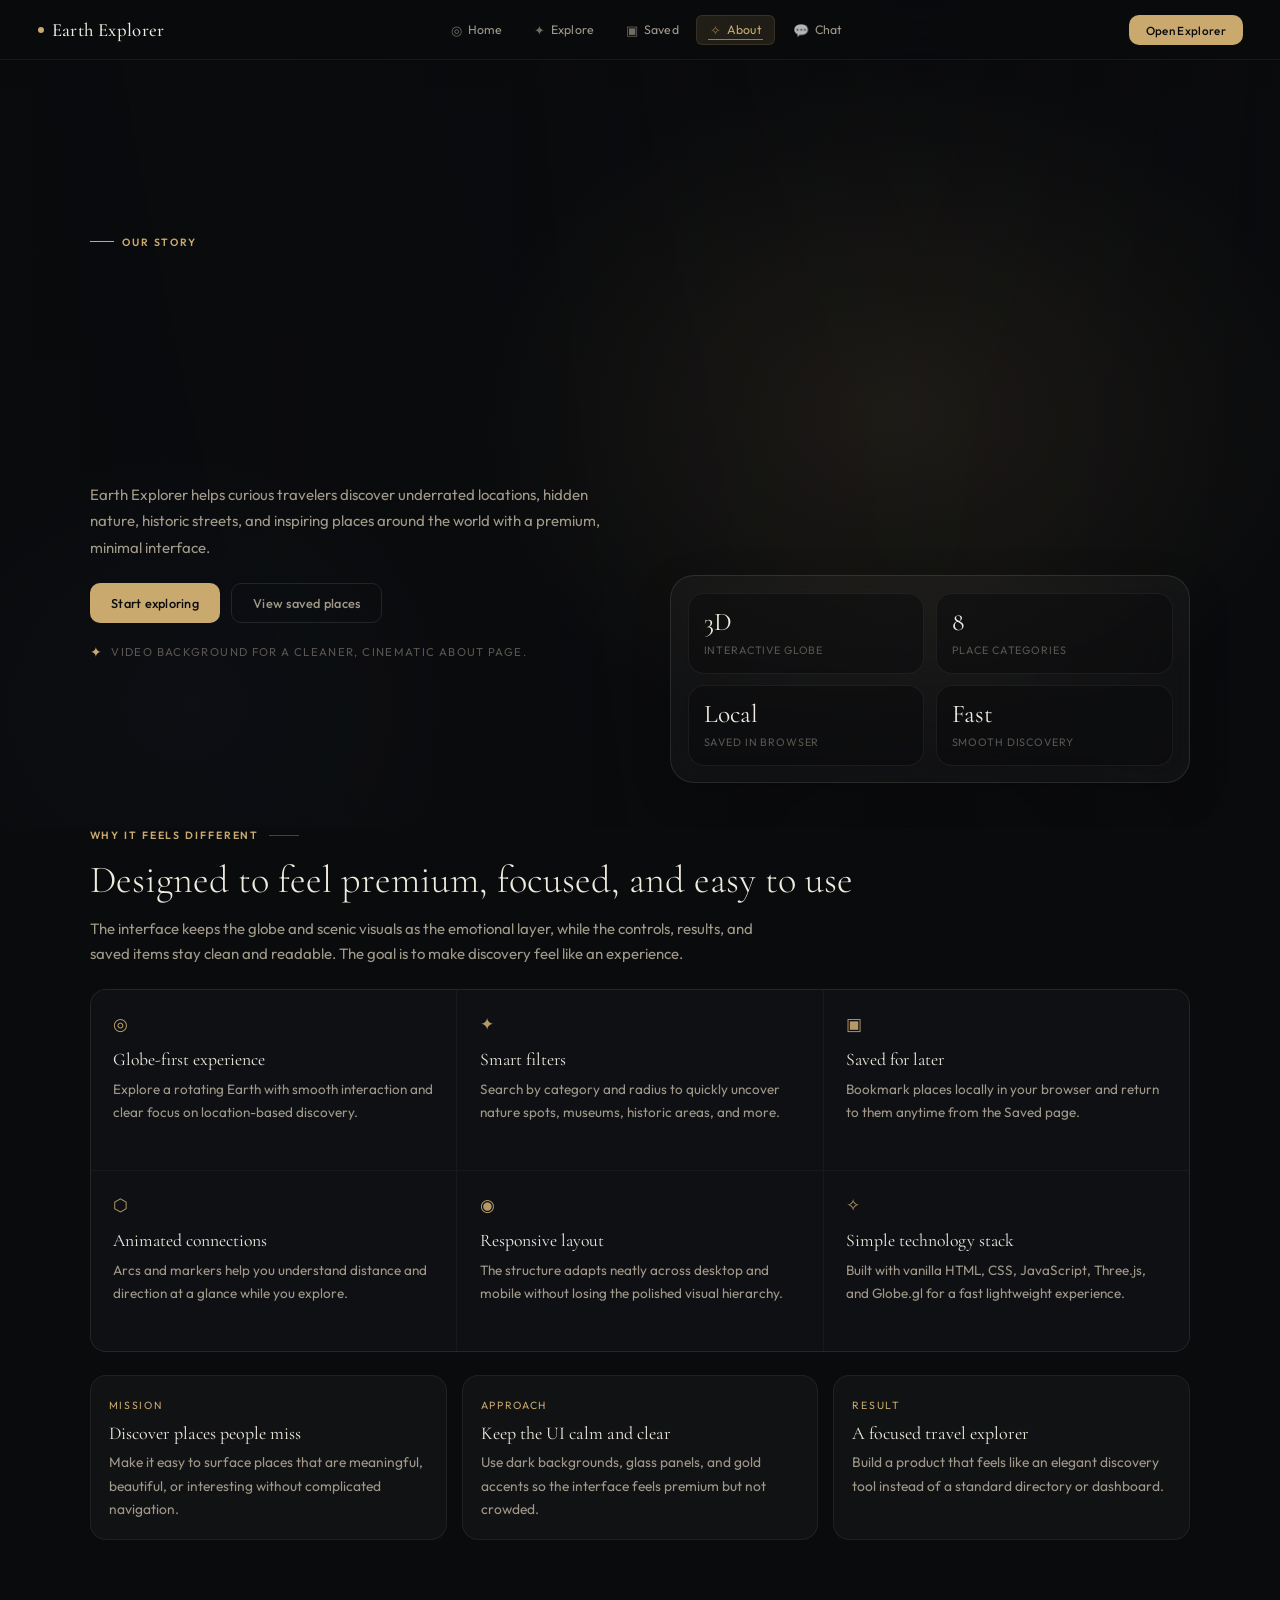
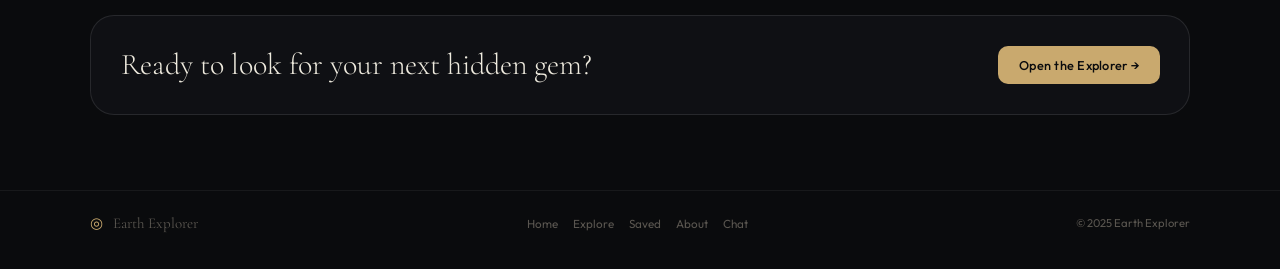
<file: web/about.html>
<!doctype html>
<html lang="en">
<head>
  <meta charset="UTF-8" />
  <meta name="viewport" content="width=device-width, initial-scale=1.0" />
  <title>About — Earth Explorer</title>
  <link rel="preconnect" href="https://fonts.googleapis.com" />
  <link rel="preconnect" href="https://fonts.gstatic.com" crossorigin />
  <link href="https://fonts.googleapis.com/css2?family=Cormorant+Garamond:ital,wght@0,300;0,400;0,500;0,600;1,300;1,400&family=Outfit:wght@300;400;500;600&display=swap" rel="stylesheet" />
  <link rel="stylesheet" href="styles.css" />
  <style>
    body {
      background: var(--bg);
      color: var(--text);
      min-height: 100vh;
      overflow-x: hidden;
    }

    .about-hero {
      position: relative;
      min-height: 92vh;
      padding: 104px 7vw 3rem;
      display: grid;
      grid-template-columns: minmax(340px, 0.95fr) minmax(420px, 1.05fr);
      gap: 1.8rem;
      align-items: center;
      overflow: hidden;
    }

    .about-hero::before {
      content: "";
      position: absolute;
      inset: 0;
      background:
        radial-gradient(ellipse 55% 70% at 70% 50%, rgba(201,169,110,0.10) 0%, transparent 60%),
        radial-gradient(ellipse 35% 50% at 15% 85%, rgba(80,100,160,0.05) 0%, transparent 62%);
      pointer-events: none;
      z-index: 1;
    }

    .about-video-wrap {
      position: absolute;
      inset: 0;
      z-index: 0;
      overflow: hidden;
    }

    .about-video-wrap::after {
      content: "";
      position: absolute;
      inset: 0;
      background:
        linear-gradient(90deg, rgba(10,11,13,0.92) 0%, rgba(10,11,13,0.78) 42%, rgba(10,11,13,0.35) 72%, rgba(10,11,13,0.82) 100%),
        linear-gradient(180deg, rgba(10,11,13,0.18) 0%, rgba(10,11,13,0.45) 100%);
      pointer-events: none;
    }

    .about-video {
      width: 100%;
      height: 100%;
      object-fit: cover;
      filter: saturate(0.9) contrast(1.03) brightness(0.85);
      transform: scale(1.02);
    }

    .hero-copy,
    .hero-panel {
      position: relative;
      z-index: 2;
    }

    .hero-copy {
      max-width: 620px;
    }

    .hero-tag {
      display: inline-flex;
      align-items: center;
      gap: 8px;
      font-size: 0.7rem;
      font-weight: 600;
      letter-spacing: 0.18em;
      text-transform: uppercase;
      color: var(--gold);
      margin-bottom: 1rem;
    }

    .hero-tag::before {
      content: "";
      display: block;
      width: 24px;
      height: 1px;
      background: var(--gold);
    }

    .about-hero h1 {
      font-family: var(--font-display);
      font-size: clamp(2.9rem, 5.2vw, 4.8rem);
      font-weight: 300;
      line-height: 1.02;
      letter-spacing: -0.02em;
      color: var(--text);
      margin-bottom: 1rem;
      text-wrap: balance;
    }

    .about-hero p {
      color: var(--text-2);
      font-size: 1rem;
      max-width: 56ch;
      line-height: 1.75;
      margin-bottom: 1.5rem;
    }

    .hero-actions {
      display: flex;
      gap: 0.75rem;
      flex-wrap: wrap;
      margin-bottom: 1.25rem;
    }

    .hero-note {
      display: inline-flex;
      align-items: center;
      gap: 8px;
      color: var(--text-3);
      font-size: 0.76rem;
      letter-spacing: 0.12em;
      text-transform: uppercase;
    }

    .hero-note::before {
      content: "✦";
      color: var(--gold);
      font-size: 0.9rem;
    }

    .hero-panel {
      align-self: end;
      justify-self: end;
      width: min(520px, 100%);
      padding: 1.1rem;
      border-radius: var(--radius-xl);
      border: 1px solid var(--border-2);
      background: rgba(255,255,255,0.03);
      backdrop-filter: blur(18px);
      box-shadow: 0 14px 40px rgba(0,0,0,0.18);
    }

    .hero-panel-grid {
      display: grid;
      grid-template-columns: repeat(2, 1fr);
      gap: 0.75rem;
    }

    .hero-mini {
      padding: 1rem;
      border-radius: var(--radius-lg);
      border: 1px solid var(--border);
      background: rgba(10,11,13,0.45);
    }

    .hero-mini strong {
      display: block;
      font-family: var(--font-display);
      font-size: 1.7rem;
      font-weight: 400;
      color: var(--text);
      line-height: 1;
      margin-bottom: 0.3rem;
    }

    .hero-mini span {
      color: var(--text-3);
      font-size: 0.72rem;
      text-transform: uppercase;
      letter-spacing: 0.08em;
    }

    .about-shell {
      padding: 0 7vw 5rem;
      display: grid;
      gap: 2rem;
    }

    .section-tag {
      font-size: 0.7rem;
      font-weight: 600;
      letter-spacing: 0.18em;
      text-transform: uppercase;
      color: var(--gold);
      margin-bottom: 1rem;
      display: flex;
      align-items: center;
      gap: 10px;
    }

    .section-tag::after {
      content: "";
      flex: 1;
      max-width: 30px;
      height: 1px;
      background: var(--gold-mid);
    }

    .section-title {
      font-family: var(--font-display);
      font-size: clamp(1.8rem, 3vw, 2.8rem);
      font-weight: 300;
      line-height: 1.2;
      color: var(--text);
      margin-bottom: 0.85rem;
    }

    .section-subtitle {
      color: var(--text-2);
      max-width: 68ch;
      line-height: 1.7;
      margin-bottom: 1.5rem;
    }

    .features-grid {
      display: grid;
      grid-template-columns: repeat(3, 1fr);
      gap: 1px;
      background: var(--border);
      border: 1px solid var(--border);
      border-radius: var(--radius-lg);
      overflow: hidden;
      margin-bottom: 1.5rem;
    }

    .feature-item {
      background: var(--bg-1);
      padding: 1.5rem;
      min-height: 180px;
    }

    .feature-icon {
      display: inline-flex;
      margin-bottom: 1rem;
      color: var(--gold);
      font-size: 1.15rem;
      opacity: 0.9;
    }

    .feature-item h3 {
      font-family: var(--font-display);
      font-size: 1.18rem;
      font-weight: 400;
      color: var(--text);
      margin-bottom: 0.55rem;
    }

    .feature-item p {
      color: var(--text-2);
      line-height: 1.7;
      font-size: 0.9rem;
    }

    .story-grid {
      display: grid;
      grid-template-columns: repeat(3, 1fr);
      gap: 1rem;
    }

    .story-card {
      padding: 1.2rem;
      border: 1px solid var(--border);
      border-radius: var(--radius-lg);
      background: rgba(255,255,255,0.03);
    }

    .story-card span {
      display: inline-block;
      margin-bottom: 0.7rem;
      color: var(--gold);
      text-transform: uppercase;
      letter-spacing: 0.16em;
      font-size: 0.7rem;
    }

    .story-card h3 {
      font-family: var(--font-display);
      font-size: 1.2rem;
      font-weight: 400;
      color: var(--text);
      margin-bottom: 0.45rem;
    }

    .story-card p {
      color: var(--text-2);
      line-height: 1.7;
      font-size: 0.92rem;
    }

    .cta-band {
      margin: 0 7vw 5rem;
      background: var(--bg-1);
      border: 1px solid var(--border-2);
      border-radius: var(--radius-xl);
      padding: 2rem;
      display: flex;
      align-items: center;
      justify-content: space-between;
      gap: 1rem;
      flex-wrap: wrap;
    }

    .cta-band h2 {
      font-family: var(--font-display);
      font-size: clamp(1.4rem, 2.4vw, 2rem);
      font-weight: 300;
      color: var(--text);
      max-width: 40ch;
      line-height: 1.25;
    }

    .footer {
      padding: 1.5rem 7vw 2.5rem;
      border-top: 1px solid var(--border);
      display: flex;
      align-items: center;
      justify-content: space-between;
      gap: 1rem;
      flex-wrap: wrap;
      color: var(--text-3);
      font-size: 0.85rem;
    }

    .footer-links {
      display: flex;
      gap: 1rem;
      flex-wrap: wrap;
      list-style: none;
    }

    .footer-links a:hover {
      color: var(--gold);
    }

    @media (max-width: 980px) {
      .about-hero {
        grid-template-columns: 1fr;
        min-height: auto;
        padding-bottom: 2.5rem;
      }

      .hero-panel {
        justify-self: start;
      }

      .features-grid,
      .story-grid {
        grid-template-columns: 1fr;
      }
    }

    @media (max-width: 720px) {
      .about-hero {
        padding-top: 92px;
      }

      .hero-panel-grid {
        grid-template-columns: 1fr 1fr;
      }

      .cta-band {
        text-align: center;
        justify-content: center;
      }
    }

    @media (max-width: 520px) {
      .hero-panel-grid {
        grid-template-columns: 1fr;
      }
    }
  </style>
</head>
<body>
  <div class="space-bg"></div>

  <nav class="nav">
    <a href="index.html" class="nav-logo"><span class="dot"></span>Earth Explorer</a>
    <ul class="nav-links">
      <li><a href="index.html"><span class="nav-icon">◎</span> Home</a></li>
      <li><a href="explore.html"><span class="nav-icon">✦</span> Explore</a></li>
      <li><a href="saved.html"><span class="nav-icon">▣</span> Saved</a></li>
      <li><a href="about.html" class="active"><span class="nav-icon">✧</span> About</a></li>
      <li><a href="chat.html"><span class="nav-icon">💬</span> Chat</a></li>
    </ul>
    <a href="explore.html" class="nav-cta">Open Explorer</a>
    <button class="nav-hamburger" id="navHam" aria-label="Menu" aria-expanded="false">
      <span></span><span></span><span></span>
    </button>
  </nav>

  <div class="mobile-menu" id="mobileMenu">
    <a href="index.html">◎ &nbsp;Home</a>
    <a href="explore.html">✦ &nbsp;Explore</a>
    <a href="saved.html">▣ &nbsp;Saved</a>
    <a href="about.html" class="active">✧ &nbsp;About</a>
  </div>

  <header class="about-hero">
    <div class="about-video-wrap">
      <video class="about-video" autoplay muted loop playsinline>
        <source src="mixkit-landscape-of-a-large-lake-during-sunset-from-the-air-4998-4k.mp4" type="video/mp4" />
      </video>
    </div>

    <div class="hero-copy">
      <div class="hero-tag">Our story</div>
      <h1>Explore with a calmer, cleaner experience</h1>
      <p>
        Earth Explorer helps curious travelers discover underrated locations, hidden nature,
        historic streets, and inspiring places around the world with a premium, minimal interface.
      </p>
      <div class="hero-actions">
        <a href="explore.html" class="btn btn-gold">Start exploring</a>
        <a href="saved.html" class="btn btn-outline">View saved places</a>
      </div>
      <div class="hero-note">Video background for a cleaner, cinematic about page.</div>
    </div>

    <div class="hero-panel glass">
      <div class="hero-panel-grid">
        <div class="hero-mini">
          <strong>3D</strong>
          <span>Interactive globe</span>
        </div>
        <div class="hero-mini">
          <strong>8</strong>
          <span>Place categories</span>
        </div>
        <div class="hero-mini">
          <strong>Local</strong>
          <span>Saved in browser</span>
        </div>
        <div class="hero-mini">
          <strong>Fast</strong>
          <span>Smooth discovery</span>
        </div>
      </div>
    </div>
  </header>

  <main class="about-shell">
    <section>
      <div class="section-tag">Why it feels different</div>
      <h2 class="section-title">Designed to feel premium, focused, and easy to use</h2>
      <p class="section-subtitle">
        The interface keeps the globe and scenic visuals as the emotional layer, while the controls,
        results, and saved items stay clean and readable. The goal is to make discovery feel like an experience.
      </p>

      <div class="features-grid">
        <div class="feature-item">
          <span class="feature-icon">◎</span>
          <h3>Globe-first experience</h3>
          <p>Explore a rotating Earth with smooth interaction and clear focus on location-based discovery.</p>
        </div>
        <div class="feature-item">
          <span class="feature-icon">✦</span>
          <h3>Smart filters</h3>
          <p>Search by category and radius to quickly uncover nature spots, museums, historic areas, and more.</p>
        </div>
        <div class="feature-item">
          <span class="feature-icon">▣</span>
          <h3>Saved for later</h3>
          <p>Bookmark places locally in your browser and return to them anytime from the Saved page.</p>
        </div>
        <div class="feature-item">
          <span class="feature-icon">⬡</span>
          <h3>Animated connections</h3>
          <p>Arcs and markers help you understand distance and direction at a glance while you explore.</p>
        </div>
        <div class="feature-item">
          <span class="feature-icon">◉</span>
          <h3>Responsive layout</h3>
          <p>The structure adapts neatly across desktop and mobile without losing the polished visual hierarchy.</p>
        </div>
        <div class="feature-item">
          <span class="feature-icon">✧</span>
          <h3>Simple technology stack</h3>
          <p>Built with vanilla HTML, CSS, JavaScript, Three.js, and Globe.gl for a fast lightweight experience.</p>
        </div>
      </div>

      <div class="story-grid">
        <div class="story-card glass">
          <span>Mission</span>
          <h3>Discover places people miss</h3>
          <p>Make it easy to surface places that are meaningful, beautiful, or interesting without complicated navigation.</p>
        </div>
        <div class="story-card glass">
          <span>Approach</span>
          <h3>Keep the UI calm and clear</h3>
          <p>Use dark backgrounds, glass panels, and gold accents so the interface feels premium but not crowded.</p>
        </div>
        <div class="story-card glass">
          <span>Result</span>
          <h3>A focused travel explorer</h3>
          <p>Build a product that feels like an elegant discovery tool instead of a standard directory or dashboard.</p>
        </div>
      </div>
    </section>
  </main>

  <div class="cta-band">
    <h2>Ready to look for your next hidden gem?</h2>
    <a href="explore.html" class="btn btn-gold">Open the Explorer →</a>
  </div>

  <footer class="footer">
    <div class="footer-logo"><span style="color:var(--gold)">◎</span>&nbsp;Earth Explorer</div>
    <ul class="footer-links">
      <li><a href="index.html">Home</a></li>
      <li><a href="explore.html">Explore</a></li>
      <li><a href="saved.html">Saved</a></li>
      <li><a href="about.html">About</a></li>
      <li><a href="chat.html">Chat</a></li>
    </ul>
    <span class="footer-copy">© 2025 Earth Explorer</span>
  </footer>

  <script src="nav.js"></script>
  <script src="about.js"></script>
</body>
</html>
</file>
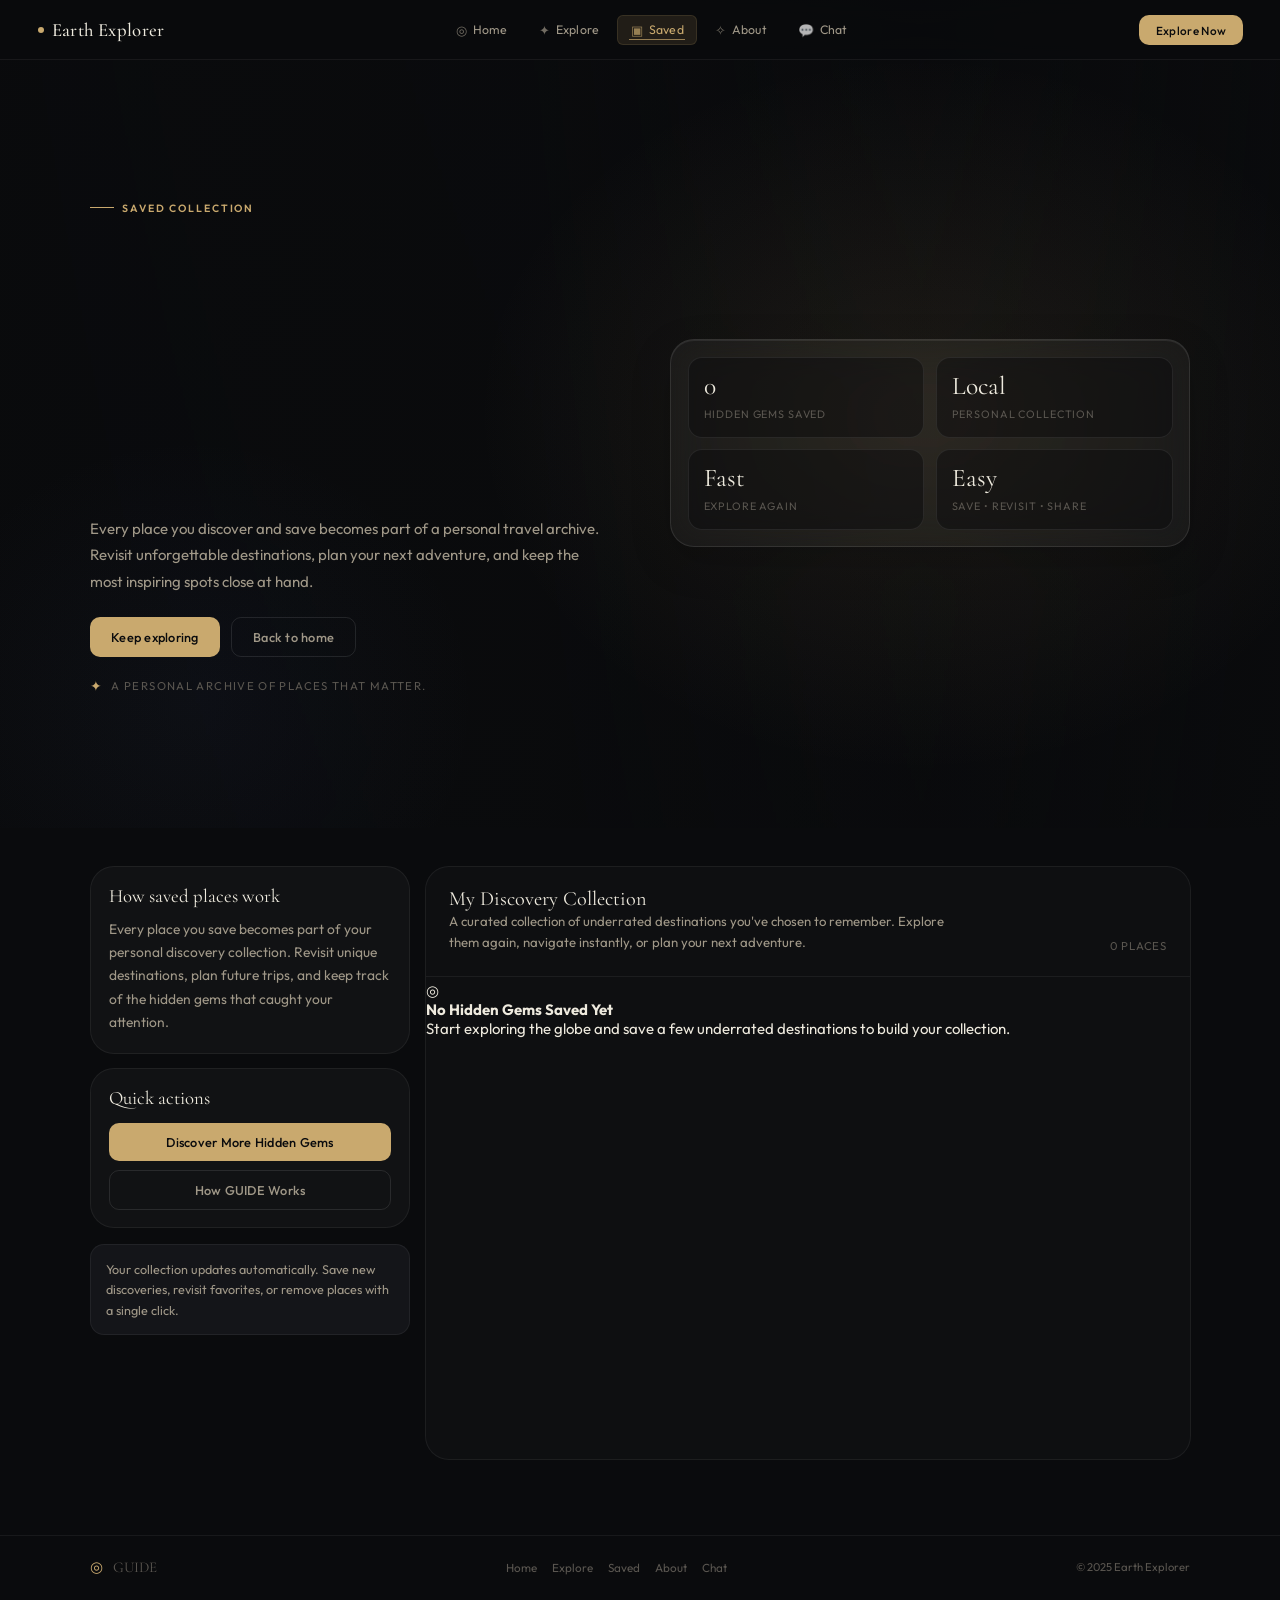
<file: web/saved.html>
<!doctype html>
<html lang="en">
<head>
  <meta charset="UTF-8" />
  <meta name="viewport" content="width=device-width, initial-scale=1.0" />
  <title>Saved — Earth Explorer</title>
  <link rel="preconnect" href="https://fonts.googleapis.com" />
  <link rel="preconnect" href="https://fonts.gstatic.com" crossorigin />
  <link href="https://fonts.googleapis.com/css2?family=Cormorant+Garamond:ital,wght@0,300;0,400;0,500;0,600;1,300;1,400&family=Outfit:wght@300;400;500;600&display=swap" rel="stylesheet" />
  <link rel="stylesheet" href="styles.css" />
  
  <style>
    body {
      background: var(--bg);
      color: var(--text);
      min-height: 100vh;
      overflow-x: hidden;
    }

    /* ─── Hero ─── */
    .saved-hero {
      position: relative;
      min-height: 92vh;
      padding: 104px 7vw 3rem;
      display: grid;
      grid-template-columns: minmax(340px, 0.95fr) minmax(420px, 1.05fr);
      gap: 1.8rem;
      align-items: center;
      overflow: hidden;
    }

    .saved-hero::before {
      content: "";
      position: absolute;
      inset: 0;
      background:
        radial-gradient(ellipse 58% 72% at 72% 50%, rgba(201,169,110,0.10) 0%, transparent 60%),
        radial-gradient(ellipse 36% 52% at 15% 85%, rgba(80,100,160,0.06) 0%, transparent 62%);
      pointer-events: none;
      z-index: 1;
    }

    .saved-video-wrap {
      position: absolute;
      inset: 0;
      z-index: 0;
      overflow: hidden;
    }

    .saved-video-wrap::after {
      content: "";
      position: absolute;
      inset: 0;
      background:
        linear-gradient(90deg, rgba(10,11,13,0.92) 0%, rgba(10,11,13,0.78) 42%, rgba(10,11,13,0.34) 72%, rgba(10,11,13,0.82) 100%),
        linear-gradient(180deg, rgba(10,11,13,0.16) 0%, rgba(10,11,13,0.46) 100%);
      pointer-events: none;
    }

    .saved-video {
      width: 100%;
      height: 100%;
      object-fit: cover;
      object-position: center;
      filter: saturate(0.9) contrast(1.04) brightness(0.82);
      transform: scale(1.02);
      display: block;
    }

    .hero-copy,
    .hero-panel {
      position: relative;
      z-index: 2;
    }

    .hero-copy {
      max-width: 620px;
      align-self: center;
    }

    .hero-tag {
      display: inline-flex;
      align-items: center;
      gap: 8px;
      font-size: 0.7rem;
      font-weight: 600;
      letter-spacing: 0.18em;
      text-transform: uppercase;
      color: var(--gold);
      margin-bottom: 1rem;
    }

    .hero-tag::before {
      content: "";
      display: block;
      width: 24px;
      height: 1px;
      background: var(--gold);
    }

    .saved-hero h1 {
      font-family: var(--font-display);
      font-size: clamp(2.9rem, 5.2vw, 4.8rem);
      font-weight: 300;
      line-height: 1.02;
      letter-spacing: -0.02em;
      color: var(--text);
      margin-bottom: 1rem;
      text-wrap: balance;
    }

    .saved-hero p {
      color: var(--text-2);
      font-size: 1rem;
      max-width: 56ch;
      line-height: 1.75;
      margin-bottom: 1.5rem;
    }

    .hero-actions {
      display: flex;
      gap: 0.75rem;
      flex-wrap: wrap;
      margin-bottom: 1.25rem;
      justify-content: flex-start;
    }

    .hero-note {
      display: inline-flex;
      align-items: center;
      gap: 8px;
      color: var(--text-3);
      font-size: 0.76rem;
      letter-spacing: 0.12em;
      text-transform: uppercase;
    }

    .hero-note::before {
      content: "✦";
      color: var(--gold);
      font-size: 0.9rem;
    }

    /* ─── Glass panel ─── */
    .hero-panel {
      justify-self: end;
      width: min(520px, 100%);
      padding: 1.1rem;
      border-radius: var(--radius-xl, 20px);
      border: 1px solid rgba(255,255,255,0.10);
      background: rgba(255,255,255,0.04);
      backdrop-filter: blur(18px) saturate(125%);
      -webkit-backdrop-filter: blur(18px) saturate(125%);
      box-shadow: 0 14px 40px rgba(0,0,0,0.18), inset 0 1px 0 rgba(255,255,255,0.08);
      overflow: hidden;
      /* FIX: use transform3d + will-change to keep panel on compositing layer */
      will-change: opacity, transform;
      transform: translateZ(0);
    }

    .glass {
      position: relative;
      isolation: isolate;
    }

    .glass::before {
      content: "";
      position: absolute;
      inset: 0;
      background:
        linear-gradient(135deg, rgba(255,255,255,0.10) 0%, rgba(255,255,255,0.04) 18%, transparent 42%);
      pointer-events: none;
      z-index: 0;
      border-radius: inherit;
    }

    .glass > * {
      position: relative;
      z-index: 1;
    }

    /* ─── Animations ─────────────────────────────────────
       FIX: removed conflicting `reveal` class that set
       opacity:0 + animation on the same element as
       backdrop-filter (compositing conflict in Chrome/Safari).
       Each element now uses a single, clear animation class.
    ───────────────────────────────────────────────────── */

    @keyframes fadeUp {
      from { opacity: 0; transform: translateY(20px); }
      to   { opacity: 1; transform: translateY(0);    }
    }

    @keyframes panelReveal {
      from { opacity: 0; transform: translateY(24px) scale(0.984); }
      to   { opacity: 1; transform: translateY(0)    scale(1);     }
    }

    /* Hero copy stagger */
    .anim-tag   { opacity: 0; animation: fadeUp 0.85s cubic-bezier(0.2,0.8,0.2,1) 0.06s forwards; }
    .anim-h1    { opacity: 0; animation: fadeUp 0.85s cubic-bezier(0.2,0.8,0.2,1) 0.18s forwards; }
    .anim-para  { opacity: 0; animation: fadeUp 0.85s cubic-bezier(0.2,0.8,0.2,1) 0.32s forwards; }
    .anim-btns  { opacity: 0; animation: fadeUp 0.85s cubic-bezier(0.2,0.8,0.2,1) 0.44s forwards; }
    .anim-note  { opacity: 0; animation: fadeUp 0.85s cubic-bezier(0.2,0.8,0.2,1) 0.56s forwards; }

    /* Panel — separate keyframe, no scale conflict with backdrop-filter */
    .anim-panel { opacity: 0; animation: panelReveal 1s cubic-bezier(0.2,0.8,0.2,1) 0.35s forwards; }

    /* Sidebar / section reveals */
    .anim-side  { opacity: 0; animation: fadeUp 0.85s cubic-bezier(0.2,0.8,0.2,1) 0.5s forwards; }

    @media (prefers-reduced-motion: reduce) {
      .anim-tag, .anim-h1, .anim-para, .anim-btns,
      .anim-note, .anim-panel, .anim-side {
        animation: none !important;
        opacity: 1 !important;
        transform: none !important;
      }
    }

    /* ─── Panel grid ─── */
    .hero-panel-grid {
      display: grid;
      grid-template-columns: repeat(2, 1fr);
      gap: 0.75rem;
    }

    .hero-mini {
      padding: 1rem;
      border-radius: 14px;
      border: 1px solid rgba(255,255,255,0.08);
      background: rgba(10,11,13,0.45);
    }

    .hero-mini strong {
      display: block;
      font-family: var(--font-display);
      font-size: 1.7rem;
      font-weight: 400;
      color: var(--text);
      line-height: 1;
      margin-bottom: 0.3rem;
    }

    .hero-mini span {
      color: var(--text-3);
      font-size: 0.72rem;
      text-transform: uppercase;
      letter-spacing: 0.08em;
    }

    /* ─── Shell layout ─── */
    .saved-shell {
      padding: 2.5rem 7vw 5rem;
      display: grid;
      grid-template-columns: 320px 1fr;
      gap: 1rem;
      align-items: start;
    }

    .side {
      position: sticky;
      top: 88px;
      height: fit-content;
    }

    .side-card {
      padding: 1.2rem;
      margin-bottom: 1rem;
      border: 1px solid var(--border);
      border-radius: var(--radius-xl, 20px);
      background: rgba(255,255,255,0.03);
    }

    .side-card h2 {
      font-family: var(--font-display);
      font-size: 1.25rem;
      font-weight: 400;
      color: var(--text);
      margin-bottom: 0.7rem;
    }

    .side-card p {
      color: var(--text-2);
      line-height: 1.7;
      font-size: 0.92rem;
    }

    .side-list {
      display: grid;
      gap: 0.65rem;
      margin-top: 0.9rem;
    }

    .side-note {
      padding: 0.9rem 1rem;
      border-radius: 14px;
      background: var(--bg-2);
      border: 1px solid var(--border);
      color: var(--text-2);
      font-size: 0.84rem;
      line-height: 1.65;
    }

    /* ─── Results panel ─── */
    .results-panel {
      min-height: 66vh;
      display: flex;
      flex-direction: column;
      overflow: hidden;
      border: 1px solid var(--border);
      border-radius: var(--radius-xl, 20px);
      background: rgba(255,255,255,0.02);
    }

    .results-header {
      padding: 1.25rem 1.5rem 1rem;
      border-bottom: 1px solid var(--border);
      flex-shrink: 0;
    }

    .results-header-top {
      display: flex;
      justify-content: space-between;
      align-items: flex-end;
      gap: 1rem;
      flex-wrap: wrap;
      margin-bottom: 0.55rem;
    }

    .results-title {
      font-family: var(--font-display);
      font-size: 1.35rem;
      font-weight: 400;
      color: var(--text);
    }

    .results-subtitle {
      color: var(--text-2);
      font-size: 0.88rem;
      line-height: 1.6;
      max-width: 58ch;
    }

    .results-meta {
      font-size: 0.76rem;
      color: var(--text-3);
      letter-spacing: 0.08em;
      text-transform: uppercase;
    }

    .results-body {
      flex: 1;
      overflow-y: auto;
      padding: 1rem 1.25rem;
      min-height: 420px;
    }

    /* ─── Footer ─── */
    .footer {
      padding: 1.5rem 7vw 2.5rem;
      border-top: 1px solid var(--border);
      display: flex;
      align-items: center;
      justify-content: space-between;
      gap: 1rem;
      flex-wrap: wrap;
      color: var(--text-3);
      font-size: 0.85rem;
    }

    .footer-links {
      display: flex;
      gap: 1rem;
      flex-wrap: wrap;
      list-style: none;
    }

    .footer-links a { color: var(--text-3); text-decoration: none; }
    .footer-links a:hover { color: var(--gold); }

    /* ─── Responsive ─── */
    @media (max-width: 1080px) {
      .saved-hero,
      .saved-shell { grid-template-columns: 1fr; }
      .saved-hero { min-height: auto; padding-bottom: 2.5rem; }
      .hero-panel { justify-self: start; }
      .side { position: static; }
      .results-body { min-height: 360px; }
    }

    @media (max-width: 720px) {
      .saved-hero { padding-top: 92px; }
      .hero-panel-grid { grid-template-columns: 1fr 1fr; }
      .hero-copy { max-width: none; }
    }

    @media (max-width: 520px) {
      .hero-panel-grid { grid-template-columns: 1fr; }
    }
  </style>
</head>
<body>
  <div class="space-bg"></div>

  <nav class="nav">
    <a href="index.html" class="nav-logo"><span class="dot"></span>Earth Explorer</a>
    <ul class="nav-links">
      <li><a href="index.html"><span class="nav-icon">◎</span> Home</a></li>
      <li><a href="explore.html"><span class="nav-icon">✦</span> Explore</a></li>
      <li><a href="saved.html" class="active"><span class="nav-icon">▣</span> Saved</a></li>
      <li><a href="about.html"><span class="nav-icon">✧</span> About</a></li>
      <li><a href="chat.html"><span class="nav-icon">💬</span> Chat</a></li>
    </ul>
    <a href="explore.html" class="nav-cta">Explore Now</a>
    <button class="nav-hamburger" id="navHam" aria-label="Menu" aria-expanded="false">
      <span></span><span></span><span></span>
    </button>
  </nav>

  <div class="mobile-menu" id="mobileMenu">
    <a href="index.html">◎ &nbsp;Home</a>
    <a href="explore.html">✦ &nbsp;Explore</a>
    <a href="saved.html" class="active">▣ &nbsp;Saved</a>
    <a href="about.html">✧ &nbsp;About</a>
    <a href="chat.html">💬 &nbsp;Chat</a>
  </div>

  <!-- ───── Hero ───── -->
  <header class="saved-hero">
    <div class="saved-video-wrap" aria-hidden="true">
      <video class="saved-video" autoplay muted loop playsinline>
        <source src="mixkit-large-paper-lamp-in-the-street-4109-full-hd.mp4" type="video/mp4" />
      </video>
    </div>

    <div class="hero-copy">
      <div class="hero-tag anim-tag">Saved collection</div>
      <h1 class="anim-h1">Keep your favorite hidden gems in one calm, cinematic place</h1>
      <p class="anim-para">
        Every place you discover and save becomes part of a personal travel archive.
        Revisit unforgettable destinations, plan your next adventure, and keep the most inspiring spots close at hand.
      </p>
      <div class="hero-actions anim-btns">
        <a href="explore.html" class="btn btn-gold">Keep exploring</a>
        <a href="index.html" class="btn btn-outline">Back to home</a>
      </div>
      <div class="hero-note anim-note">A personal archive of places that matter.</div>
    </div>

    <!-- FIX: single anim-panel class, no conflicting reveal class -->
    <div class="hero-panel glass anim-panel">
      <div class="hero-panel-grid">
        <div class="hero-mini">
          <strong id="savedCount">0</strong>
          <span>Hidden Gems Saved</span>
        </div>
        <div class="hero-mini">
          <strong>Local</strong>
          <span>Personal Collection</span>
        </div>
        <div class="hero-mini">
          <strong>Fast</strong>
          <span>Explore Again</span>
        </div>
        <div class="hero-mini">
          <strong>Easy</strong>
          <span>Save • Revisit • Share</span>
        </div>
      </div>
    </div>
  </header>

  <!-- ───── Main shell ───── -->
  <main class="saved-shell">
    <aside class="side">
      <div class="side-card glass anim-side">
        <h2>How saved places work</h2>
        <p>
          Every place you save becomes part of your personal discovery collection. Revisit unique destinations, plan future trips, and keep track of the hidden gems that caught your attention.
        </p>
      </div>

      <div class="side-card glass anim-side" style="animation-delay:0.62s;">
        <h2>Quick actions</h2>
        <div class="side-list">
          <a class="btn btn-gold" href="explore.html" style="justify-content:center;">Discover More Hidden Gems</a>
          <a class="btn btn-outline" href="about.html" style="justify-content:center;">How GUIDE Works</a>
        </div>
      </div>

      <div class="side-note anim-side" style="animation-delay:0.74s;">
        Your collection updates automatically. Save new discoveries, revisit favorites, or remove places with a single click.
      </div>
    </aside>

    <section class="results-panel glass anim-side" style="animation-delay:0.55s;">
      <div class="results-header">
        <div class="results-header-top">
          <div>
            <div class="results-title">My Discovery Collection</div>
            <div class="results-subtitle">
              A curated collection of underrated destinations you've chosen to remember. Explore them again, navigate instantly, or plan your next adventure.
            </div>
          </div>
          <div style="display:flex;flex-direction:column;align-items:flex-end;gap:0.4rem">
            <div class="results-meta" id="savedCountMeta">0 places</div>
          </div>
        </div>
      </div>

      <div class="results-body" id="savedResults" aria-live="polite">
        <div class="ee-empty">
          <div class="ee-empty-orb">◎</div>
          <p><strong>Loading saved places…</strong><br>Hidden gems you save will appear here, ready for your next adventure.</p>
        </div>
      </div>
    </section>
  </main>

  <footer class="footer">
    <div class="footer-logo"><span style="color:var(--gold)">◎</span>&nbsp;GUIDE</div>
    <ul class="footer-links">
      <li><a href="index.html">Home</a></li>
      <li><a href="explore.html">Explore</a></li>
      <li><a href="saved.html">Saved</a></li>
      <li><a href="about.html">About</a></li>
      <li><a href="chat.html">Chat</a></li>
    </ul>
    <span class="footer-copy">© 2025 Earth Explorer</span>
  </footer>

  <script src="nav.js" defer></script>
  <script src="saved.js" defer></script>
</body>
</html>
</file>
<file: web/styles.css>
@import url('https://fonts.googleapis.com/css2?family=Cormorant+Garamond:ital,wght@0,300;0,400;0,500;0,600;1,300;1,400&family=Outfit:wght@300;400;500;600&display=swap');

/* ─── TOKENS ─────────────────────────────────────────────────── */
:root {
  --bg:        #0a0b0d;
  --bg-1:      #0f1014;
  --bg-2:      #141519;
  --bg-3:      #1a1b20;
  --bg-4:      #20222a;

  --gold:      #c9a96e;
  --gold-dim:  rgba(201,169,110,0.12);
  --gold-mid:  rgba(201,169,110,0.35);

  --text:      #eeeade;
  --text-2:    #a09888;
  --text-3:    #5a5650;

  --border:    rgba(255,255,255,0.06);
  --border-2:  rgba(255,255,255,0.1);
  --border-3:  rgba(201,169,110,0.3);

  --radius-sm: 6px;
  --radius:    10px;
  --radius-lg: 16px;
  --radius-xl: 24px;

  --font-display: 'Cormorant Garamond', Georgia, serif;
  --font-body:    'Outfit', sans-serif;
}

/* ─── RESET ──────────────────────────────────────────────────── */
*, *::before, *::after { box-sizing: border-box; margin: 0; padding: 0; }

html { font-size: 15px; scroll-behavior: smooth; }

body {
  font-family: var(--font-body);
  background: var(--bg);
  color: var(--text);
  min-height: 100vh;
  overflow-x: hidden;
  -webkit-font-smoothing: antialiased;
}

a { color: inherit; text-decoration: none; }
button { cursor: pointer; font-family: var(--font-body); }
img { display: block; max-width: 100%; }

/* ─── TEXT ANIMATION ─────────────────────────────────────────────── */
/* Fade‑in animation applied to all visible elements when the page
   acquires the .page-ready class (already present in the HTML).
   This provides a subtle entrance effect for headings, buttons, links,
   and chat messages, improving perceived UI responsiveness. */
@keyframes fadeIn {
  from { opacity: 0; transform: translateY(8px); }
  to   { opacity: 1; transform: translateY(0); }
}

/* Apply the animation only to the visible shell so hidden overlays
   (especially the detail modal) do not flash on page load. */
.page-ready .nav,
.page-ready .explorer,
.page-ready .mobile-menu,
.page-ready .mobile-explore-nav,
.page-ready .side,
.page-ready .globe-center,
.page-ready .results-panel,
.page-ready .side-section,
.page-ready .btn,
.page-ready .chip,
.page-ready .stat-item,
.page-ready .place-card,
.page-ready .loading-state,
.page-ready .empty-state,
.page-ready .globe-hint {
  animation: fadeIn 0.45s ease-out forwards;
  animation-delay: calc(0.02s * var(--animation-index, 0));
}

/* Increment a CSS custom property for each child to create a cascade. */
.page-ready .nav,
.page-ready .explorer,
.page-ready .mobile-menu,
.page-ready .mobile-explore-nav,
.page-ready .side,
.page-ready .globe-center,
.page-ready .results-panel,
.page-ready .side-section,
.page-ready .btn,
.page-ready .chip,
.page-ready .stat-item,
.page-ready .place-card,
.page-ready .loading-state,
.page-ready .empty-state,
.page-ready .globe-hint {
  --animation-index: 0;
}
.page-ready .nav *:nth-child(n),
.page-ready .explorer *:nth-child(n),
.page-ready .mobile-menu *:nth-child(n),
.page-ready .mobile-explore-nav *:nth-child(n),
.page-ready .side *:nth-child(n),
.page-ready .globe-center *:nth-child(n),
.page-ready .results-panel *:nth-child(n),
.page-ready .side-section *:nth-child(n),
.page-ready .btn *:nth-child(n),
.page-ready .chip *:nth-child(n),
.page-ready .stat-item *:nth-child(n),
.page-ready .place-card *:nth-child(n),
.page-ready .loading-state *:nth-child(n),
.page-ready .empty-state *:nth-child(n),
.page-ready .globe-hint *:nth-child(n) {
  --animation-index: calc(var(--animation-index) + 1);
}

/* Overlays and toasts should not inherit entrance animation. */
.page-ready .modal-overlay,
.page-ready .modal-overlay *,
.page-ready .toast,
.page-ready .toast * {
  animation: none !important;
}

/* ─── SECTION‑SPECIFIC TEXT ANIMATION ─────────────────────────────── */
/* Headings and paragraphs in the Saved and About hero sections slide
   upward while fading in, creating a more pronounced entrance effect. */
@keyframes fadeInUp {
  from { opacity: 0; transform: translateY(20px); }
  to   { opacity: 1; transform: translateY(0); }
}

/* Saved page */
.saved-hero h1,
.saved-hero p {
  animation: fadeInUp 0.6s ease-out forwards;
  animation-delay: 0.2s;
}

/* About page */
.about-hero h1,
.about-hero p {
  animation: fadeInUp 0.6s ease-out forwards;
  animation-delay: 0.2s;
}

/* ─── FONT CONSISTENCY ─────────────────────────────────────── */
/* Ensure headings and paragraph text in the Saved and About pages use the
   same font families as the Index page. */
.saved-hero h1,
.about-hero h1 {
  font-family: var(--font-display) !important;
}

.saved-hero p,
.about-hero p {
  font-family: var(--font-body) !important;
}

/* ─── SCROLLBAR ──────────────────────────────────────────────── */
::-webkit-scrollbar { width: 4px; }
::-webkit-scrollbar-track { background: transparent; }
::-webkit-scrollbar-thumb { background: var(--bg-4); border-radius: 4px; }

/* ─── NAV ────────────────────────────────────────────────────── */
.nav {
  position: fixed;
  top: 0; left: 0; right: 0;
  z-index: 100;
  height: 60px;
  display: flex;
  align-items: center;
  justify-content: space-between;
  padding: 0 2.5rem;
  background: rgba(10,11,13,0.85);
  backdrop-filter: blur(20px);
  border-bottom: 1px solid var(--border);
}

.nav-logo {
  font-family: var(--font-display);
  font-size: 1.25rem;
  font-weight: 500;
  color: var(--text);
  letter-spacing: 0.02em;
  display: flex;
  align-items: center;
  gap: 8px;
}

.nav-logo .dot {
  width: 6px; height: 6px;
  border-radius: 50%;
  background: var(--gold);
}

.nav-links {
  display: flex;
  align-items: center;
  gap: 0.25rem;
  list-style: none;
}

.nav-links a {
  display: inline-flex;
  align-items: center;
  gap: 6px;
  padding: 0.45rem 0.9rem;
  border-radius: var(--radius-sm);
  font-size: 0.82rem;
  font-weight: 400;
  color: var(--text-2);
  transition: color 0.2s, background 0.2s;
  letter-spacing: 0.02em;
}

.nav-links a:hover { color: var(--text); background: var(--bg-3); }

.nav-links a.active {
  color: var(--gold);
  background: var(--gold-dim);
}

.nav-links .nav-icon { font-size: 13px; opacity: 0.7; }

.nav-cta {
  font-size: 0.78rem;
  font-weight: 500;
  padding: 0.5rem 1.1rem;
  border-radius: var(--radius);
  background: var(--gold);
  color: var(--bg);
  border: none;
  transition: opacity 0.2s, transform 0.2s;
  letter-spacing: 0.03em;
}

.nav-cta:hover { opacity: 0.9; transform: translateY(-1px); }

/* Mobile hamburger */
.nav-hamburger {
  display: none;
  flex-direction: column;
  gap: 4px;
  background: none;
  border: none;
  padding: 6px;
}

.nav-hamburger span {
  display: block;
  width: 20px; height: 1.5px;
  background: var(--text-2);
  border-radius: 2px;
  transition: 0.2s;
}

.mobile-menu {
  display: none;
  position: fixed;
  top: 60px; left: 0; right: 0;
  background: var(--bg-1);
  border-bottom: 1px solid var(--border);
  padding: 1rem 1.5rem;
  flex-direction: column;
  gap: 0.25rem;
  z-index: 99;
}

.mobile-menu.open { display: flex; }

.mobile-menu a {
  display: flex;
  align-items: center;
  gap: 10px;
  padding: 0.7rem 0.8rem;
  border-radius: var(--radius-sm);
  font-size: 0.9rem;
  color: var(--text-2);
  transition: background 0.15s, color 0.15s;
}

.mobile-menu a:hover, .mobile-menu a.active { color: var(--gold); background: var(--gold-dim); }

/* ─── BUTTONS ────────────────────────────────────────────────── */
.btn {
  display: inline-flex;
  align-items: center;
  gap: 7px;
  border: none;
  padding: 0.72rem 1.4rem;
  border-radius: var(--radius);
  font-family: var(--font-body);
  font-size: 0.85rem;
  font-weight: 500;
  letter-spacing: 0.02em;
  transition: all 0.2s ease;
  white-space: nowrap;
}

.btn:hover { transform: translateY(-1px); }
.btn:active { transform: translateY(0) scale(0.99); }

.btn-gold {
  background: var(--gold);
  color: var(--bg);
}
.btn-gold:hover { background: #d4b47c; }

.btn-outline {
  background: transparent;
  border: 1px solid var(--border-2);
  color: var(--text-2);
}
.btn-outline:hover { border-color: var(--gold-mid); color: var(--text); background: var(--gold-dim); }

.btn-ghost {
  background: var(--bg-3);
  border: 1px solid var(--border);
  color: var(--text-2);
  font-size: 0.8rem;
  padding: 0.5rem 1rem;
}
.btn-ghost:hover { color: var(--text); border-color: var(--border-2); }

.btn-icon {
  width: 36px; height: 36px;
  padding: 0;
  justify-content: center;
  background: var(--bg-3);
  border: 1px solid var(--border);
  color: var(--text-2);
  border-radius: var(--radius-sm);
  font-size: 16px;
}
.btn-icon:hover { color: var(--text); border-color: var(--border-2); }

/* ─── INPUTS ─────────────────────────────────────────────────── */
.input {
  width: 100%;
  background: var(--bg-2);
  border: 1px solid var(--border);
  border-radius: var(--radius);
  padding: 0.65rem 0.9rem;
  color: var(--text);
  font-family: var(--font-body);
  font-size: 0.875rem;
  outline: none;
  transition: border-color 0.2s, background 0.2s;
}
.input:focus { border-color: var(--gold-mid); background: var(--bg-3); }
.input::placeholder { color: var(--text-3); }

.input-group { position: relative; }
.input-group .input { padding-left: 2.4rem; }
.input-prefix {
  position: absolute;
  left: 0.9rem;
  top: 50%;
  transform: translateY(-50%);
  color: var(--text-3);
  font-size: 13px;
  pointer-events: none;
}

/* Range slider */
input[type=range] {
  width: 100%;
  appearance: none;
  height: 2px;
  background: var(--bg-4);
  border-radius: 2px;
  outline: none;
  cursor: pointer;
}
input[type=range]::-webkit-slider-thumb {
  appearance: none;
  width: 14px; height: 14px;
  border-radius: 50%;
  background: var(--gold);
  border: 2px solid var(--bg);
  box-shadow: 0 0 0 3px var(--gold-dim);
  transition: box-shadow 0.2s;
}
input[type=range]:hover::-webkit-slider-thumb { box-shadow: 0 0 0 5px var(--gold-dim); }

/* ─── CHIPS ──────────────────────────────────────────────────── */
.chips { display: flex; flex-wrap: wrap; gap: 0.4rem; }

.chip {
  padding: 0.32rem 0.72rem;
  border-radius: 999px;
  border: 1px solid var(--border);
  background: transparent;
  color: var(--text-3);
  font-family: var(--font-body);
  font-size: 0.75rem;
  font-weight: 500;
  letter-spacing: 0.02em;
  cursor: pointer;
  transition: all 0.18s ease;
}
.chip:hover { border-color: var(--border-2); color: var(--text-2); }
.chip.active {
  background: var(--gold-dim);
  border-color: var(--gold-mid);
  color: var(--gold);
}

/* ─── LABEL ──────────────────────────────────────────────────── */
.label {
  font-size: 0.7rem;
  font-weight: 600;
  letter-spacing: 0.14em;
  text-transform: uppercase;
  color: var(--text-3);
}

/* ─── DIVIDER ────────────────────────────────────────────────── */
.divider {
  height: 1px;
  background: var(--border);
  margin: 1.5rem 0;
}

/* ─── BADGE ──────────────────────────────────────────────────── */
.badge {
  display: inline-block;
  padding: 0.2rem 0.55rem;
  border-radius: 5px;
  font-size: 0.68rem;
  font-weight: 600;
  letter-spacing: 0.04em;
  background: var(--gold-dim);
  color: var(--gold);
  border: 1px solid rgba(201,169,110,0.2);
}

/* ─── CARD ───────────────────────────────────────────────────── */
.card {
  background: var(--bg-1);
  border: 1px solid var(--border);
  border-radius: var(--radius-lg);
  overflow: hidden;
  transition: border-color 0.2s, transform 0.2s;
}
.card:hover {
  border-color: var(--border-2);
  transform: translateY(-2px);
}

/* ─── STATS STRIP ────────────────────────────────────────────── */
.stat-strip {
  display: grid;
  grid-template-columns: repeat(4, 1fr);
  gap: 1px;
  background: var(--border);
  border: 1px solid var(--border);
  border-radius: var(--radius-lg);
  overflow: hidden;
}

.stat-item {
  background: var(--bg-1);
  padding: 1.1rem 1rem;
  text-align: center;
}

.stat-num {
  font-family: var(--font-display);
  font-size: 1.8rem;
  font-weight: 300;
  color: var(--text);
  line-height: 1;
  display: block;
  margin-bottom: 0.3rem;
}

.stat-lbl {
  font-size: 0.7rem;
  color: var(--text-3);
  letter-spacing: 0.08em;
  text-transform: uppercase;
}

/* ─── MODAL ──────────────────────────────────────────────────── */
.modal-overlay {
  position: fixed;
  inset: 0;
  background: rgba(5,6,8,0.82);
  backdrop-filter: blur(10px);
  display: flex;
  align-items: flex-start;
  justify-content: center;
  z-index: 200;
  padding: 2rem 1rem 1rem;
  opacity: 0;
  visibility: hidden;
  pointer-events: none;
  transition: opacity 0.25s ease, visibility 0s linear 0.25s;
}

.modal-overlay.open {
  opacity: 1;
  visibility: visible;
  pointer-events: all;
  transition: opacity 0.25s ease;
}

.modal-box {
  background: var(--bg-1);
  border: 1px solid var(--border-2);
  border-radius: var(--radius-xl);
  width: min(700px, 96vw);
  overflow: hidden;
  transform: translateY(12px) scale(0.98);
  transition: transform 0.25s ease;
}

.modal-overlay.open .modal-box {
  transform: translateY(0) scale(1);
}

.modal-banner {
  height: 180px;
  background: var(--bg-3);
  position: relative;
  overflow: hidden;
  display: flex;
  align-items: center;
  justify-content: center;
}

.modal-banner-bg {
  position: absolute;
  inset: 0;
  background:
    radial-gradient(ellipse at 30% 50%, rgba(201,169,110,0.12) 0%, transparent 60%),
    radial-gradient(ellipse at 80% 30%, rgba(100,140,200,0.08) 0%, transparent 50%);
}

.modal-banner-icon {
  font-size: 3rem;
  position: relative;
  z-index: 1;
  opacity: 0.6;
}

.modal-close {
  position: absolute;
  top: 0.75rem; right: 0.75rem;
  width: 30px; height: 30px;
  border-radius: var(--radius-sm);
  background: rgba(0,0,0,0.4);
  border: 1px solid rgba(255,255,255,0.1);
  color: var(--text-2);
  font-size: 1rem;
  display: flex;
  align-items: center;
  justify-content: center;
  z-index: 5;
  transition: background 0.2s;
}
.modal-close:hover { background: rgba(255,255,255,0.1); color: var(--text); }

.modal-body { padding: 1.75rem; }
.modal-body h3 {
  font-family: var(--font-display);
  font-size: 1.7rem;
  font-weight: 400;
  color: var(--text);
  margin-bottom: 0.35rem;
}
.modal-meta { font-size: 0.8rem; color: var(--gold); margin-bottom: 0.75rem; letter-spacing: 0.03em; }
.modal-desc { color: var(--text-2); font-size: 0.9rem; line-height: 1.65; margin-bottom: 1.5rem; }
.modal-actions { display: flex; gap: 0.6rem; flex-wrap: wrap; }

/* ─── TOAST ──────────────────────────────────────────────────── */
.toast {
  position: fixed;
  bottom: 1.5rem;
  left: 50%;
  transform: translateX(-50%) translateY(20px);
  background: var(--bg-3);
  border: 1px solid var(--border-2);
  border-radius: var(--radius);
  padding: 0.6rem 1.2rem;
  font-size: 0.82rem;
  color: var(--text);
  display: flex;
  align-items: center;
  gap: 8px;
  z-index: 300;
  opacity: 0;
  transition: all 0.3s ease;
  pointer-events: none;
  white-space: nowrap;
}

.toast.show {
  opacity: 1;
  transform: translateX(-50%) translateY(0);
}

.toast-dot {
  width: 6px; height: 6px;
  border-radius: 50%;
  background: var(--gold);
  flex-shrink: 0;
}

/* ─── PROGRESS ───────────────────────────────────────────────── */
.progress-bar {
  height: 2px;
  background: var(--bg-4);
  border-radius: 2px;
  overflow: hidden;
}

.progress-fill {
  height: 100%;
  width: 0;
  background: linear-gradient(90deg, var(--gold), #e8c88a);
  transition: width 0.15s linear;
}

/* ─── LOADING RING ───────────────────────────────────────────── */
.loader {
  width: 36px; height: 36px;
  border-radius: 50%;
  border: 1.5px solid var(--bg-4);
  border-top-color: var(--gold);
  animation: spin 0.85s linear infinite;
}

/* ─── EMPTY STATE ────────────────────────────────────────────── */
.empty-state {
  display: flex;
  flex-direction: column;
  align-items: center;
  justify-content: center;
  gap: 0.75rem;
  padding: 3rem 1.5rem;
  text-align: center;
}

.empty-orb {
  width: 52px; height: 52px;
  border-radius: 50%;
  background: var(--bg-3);
  border: 1px solid var(--border-2);
  display: flex;
  align-items: center;
  justify-content: center;
  font-size: 22px;
  color: var(--text-3);
}

.empty-state p { color: var(--text-3); font-size: 0.85rem; line-height: 1.6; }
.empty-state strong { color: var(--text-2); font-weight: 500; }

/* ─── PAGE HEADER ────────────────────────────────────────────── */
.page-header {
  padding: 100px 7vw 60px;
  border-bottom: 1px solid var(--border);
}

.page-header .eyebrow {
  font-size: 0.7rem;
  font-weight: 600;
  letter-spacing: 0.18em;
  text-transform: uppercase;
  color: var(--gold);
  margin-bottom: 1rem;
  display: flex;
  align-items: center;
  gap: 10px;
}

.page-header .eyebrow::after {
  content: '';
  flex: 1;
  max-width: 40px;
  height: 1px;
  background: var(--gold-mid);
}

.page-header h1 {
  font-family: var(--font-display);
  font-size: clamp(2.5rem, 5vw, 4.2rem);
  font-weight: 300;
  line-height: 1.1;
  letter-spacing: -0.01em;
  color: var(--text);
  margin-bottom: 1rem;
}

.page-header h1 em {
  font-style: italic;
  color: var(--gold);
}

.page-header p {
  color: var(--text-2);
  font-size: 1rem;
  max-width: 52ch;
  line-height: 1.7;
}

/* ─── FOOTER ─────────────────────────────────────────────────── */
.footer {
  border-top: 1px solid var(--border);
  padding: 2rem 7vw;
  display: flex;
  align-items: center;
  justify-content: space-between;
  flex-wrap: wrap;
  gap: 1rem;
}

.footer-logo {
  font-family: var(--font-display);
  font-size: 1rem;
  font-weight: 400;
  color: var(--text-3);
  display: flex;
  align-items: center;
  gap: 6px;
}

.footer-links {
  display: flex;
  gap: 1.5rem;
  list-style: none;
}

.footer-links a {
  font-size: 0.78rem;
  color: var(--text-3);
  transition: color 0.2s;
}

.footer-links a:hover { color: var(--text-2); }

.footer-copy {
  font-size: 0.75rem;
  color: var(--text-3);
}

/* ─── ANIMATIONS ─────────────────────────────────────────────── */
/* Ensure basic anim-up classes always animate */
.anim-up,
.anim-up-2,
.anim-up-3,
.anim-up-4 {
  animation-fill-mode: forwards;
}


/* Custom animation for the hero paragraph on the Saved page */
@keyframes heroParagraphFadeUp {
  from { opacity: 0; transform: translateY(12px); }
  to   { opacity: 1; transform: translateY(0); }
}

.hero-paragraph-anim {
  animation: heroParagraphFadeUp 0.7s ease-out forwards;
  animation-delay: 0.3s; /* stagger after tag and heading */
  animation-fill-mode: forwards;
}

@keyframes spin { to { transform: rotate(360deg); } }

@keyframes fadeUp {
  from { opacity: 0; transform: translateY(14px); }
  to   { opacity: 1; transform: translateY(0); }
}

@keyframes fadeIn {
  from { opacity: 0; }
  to   { opacity: 1; }
}

.anim-up { animation: fadeUp 0.45s ease both; }
.anim-up-2 { animation: fadeUp 0.6s ease 0.1s both; }
.anim-up-3 { animation: fadeUp 0.45s ease 0.2s both; }

/* Specific adjustment for paragraph with anim-up-3 – use fadeIn (no translate) for smoother appearance */
p.anim-up-3 { animation: fadeIn 0.45s ease 0.2s both; }
.anim-up-4 { animation: fadeUp 0.6s ease 0.3s both; }

/* ─── HIDDEN ─────────────────────────────────────────────────── */
.hidden { display: none !important; }

/* ─── RESPONSIVE ─────────────────────────────────────────────── */
@media (max-width: 900px) {
  .nav-links, .nav-cta { display: none; }
  .nav-hamburger { display: flex; }
  .stat-strip { grid-template-columns: 1fr 1fr; }
}

@media (max-width: 600px) {
  .nav { padding: 0 1.25rem; }
  .page-header { padding: 90px 5vw 40px; }
  .footer { flex-direction: column; align-items: flex-start; }
}

/* =========================
   PAGE TRANSITIONS
========================= */

body {
  opacity: 0;
  transform: translateY(8px);
  will-change: opacity, transform;
  transition:
    opacity 0.3s ease,
    transform 0.3s cubic-bezier(.22,1,.36,1);
}

body.page-ready {
  opacity: 1;
  transform: translateY(0);
}

/* Link transition */
body.page-exit {
  opacity: 0;
  transform: translateY(-8px);
}

/* Section reveal */
.reveal {
  opacity: 0;
  transform: translateY(40px);
  transition:
    opacity .8s ease,
    transform .8s cubic-bezier(.22,1,.36,1);
}

.reveal.visible {
  opacity: 1;
  transform: translateY(0);
}

/* Hero text stagger */
.anim-text {
  opacity: 0;
  transform: translateY(24px);
  animation: fadeSlideUp .9s forwards;
}

.anim-text:nth-child(2){animation-delay:.1s;}
.anim-text:nth-child(3){animation-delay:.2s;}
.anim-text:nth-child(4){animation-delay:.3s;}

@keyframes fadeSlideUp{
  to{
    opacity:1;
    transform:translateY(0);
  }
}

/* Card hover */
.card,
.feature-item,
.place-card,
.cat-card,
.story-card,
.hero-mini {
  transition:
    transform .35s cubic-bezier(.22,1,.36,1),
    box-shadow .35s ease,
    border-color .35s ease;
}

.card:hover,
.feature-item:hover,
.place-card:hover,
.cat-card:hover,
.story-card:hover,
.hero-mini:hover{
  transform: translateY(-6px);
}

/* Smooth image zoom */
img,
video{
  transition: transform 8s ease;
}

.hero:hover img,
.hero:hover video{
  transform: scale(1.05);
}

/* ==========================
   PREMIUM TEXT ANIMATIONS
========================== */

.text-reveal {
  opacity: 0;
  transform: translateY(24px);
  animation: textReveal 0.9s cubic-bezier(.22,1,.36,1) forwards;
}

.text-reveal-delay-1 {
  animation-delay: .15s;
}

.text-reveal-delay-2 {
  animation-delay: .3s;
}

.text-reveal-delay-3 {
  animation-delay: .45s;
}

@keyframes textReveal {
  from {
    opacity: 0;
    transform: translateY(24px);
  }

  to {
    opacity: 1;
    transform: translateY(0);
  }
}

/* Elegant letter spacing animation */

.text-glow {
  animation: textGlow 1.4s ease forwards;
}

@keyframes textGlow {
  from {
    opacity: 0;
    letter-spacing: 0.12em;
  }

  to {
    opacity: 1;
    letter-spacing: normal;
  }
}

.title-3d,
.hero h1,
.about-hero h1,
.saved-hero h1 {
  transform-style: preserve-3d;
  will-change: transform, text-shadow, filter;
}

.title-3d {
  position: relative;
  display: inline-block;
  color: var(--text);
  text-shadow:
    0 12px 28px rgba(0, 0, 0, 0.18),
    0 3px 18px rgba(0, 0, 0, 0.14),
    0 0 30px rgba(201, 169, 110, 0.12);
  transition: transform 0.32s ease, text-shadow 0.32s ease;
  animation: floatTitle 8s ease-in-out infinite alternate;
}

.title-3d::before {
  content: '';
  position: absolute;
  inset: 0;
  pointer-events: none;
  background: linear-gradient(180deg, rgba(255, 255, 255, 0.16), transparent 44%);
  opacity: 0.18;
  transform: translateZ(-24px) scale(1.05);
  filter: blur(1px);
}

.title-3d:hover {
  transform: translateY(-2px) rotateX(1.25deg) rotateY(-1.75deg);
  text-shadow:
    0 18px 40px rgba(0, 0, 0, 0.22),
    0 4px 24px rgba(0, 0, 0, 0.16),
    0 0 52px rgba(201, 169, 110, 0.22);
}

@keyframes floatTitle {
  from {
    transform: translateY(0) translateZ(0);
  }

  to {
    transform: translateY(-4px) translateZ(6px);
  }
}

.hero,
.about-hero,
.saved-hero {
  perspective: 900px;
}

/* Section titles */

.section-title,
.hero h1,
.about-hero h1,
.saved-hero h1 {
  animation: titleReveal 1s cubic-bezier(.22,1,.36,1) forwards;
}

@keyframes titleReveal {
  from {
    opacity: 0;
    transform: translateY(40px);
    filter: blur(8px);
  }

  to {
    opacity: 1;
    transform: translateY(0);
    filter: blur(0);
  }
}

/* Paragraph fade */

.hero p,
.section-subtitle {
  opacity: 0;
  animation: fadeText .8s ease forwards;
  animation-delay: .3s;
}

@keyframes fadeText {
  from {
    opacity: 0;
    transform: translateY(12px);
  }

  to {
    opacity: 1;
    transform: translateY(0);
  }
}

.feature-item,
.story-card,
.place-card:not(.saved-card) {
  opacity: 0;
  transform: translateY(20px);
}

.feature-item.visible,
.story-card.visible,
.place-card.visible {
  opacity: 1;
  transform: translateY(0);
  transition:
    opacity .7s ease,
    transform .7s cubic-bezier(.22,1,.36,1);
}

#savedResults {
  display: flex;
  flex-direction: column;
  gap: 0.6rem;
  padding: 0.25rem 0;
}

@keyframes savedCardIn {
  from { opacity: 0; transform: translateY(18px); }
  to   { opacity: 1; transform: translateY(0); }
}

/* ─── SC2: Premium Saved Card ─────────────────────────────────── */
.saved-card {
  position: relative;
  overflow: hidden;
  border-radius: 14px;
  border: 1px solid var(--border);
  background: rgba(255,255,255,0.025);
  backdrop-filter: blur(8px);
  /* staggered entry animation — delay set via style attribute */
  opacity: 0;
  animation: savedCardIn 0.52s cubic-bezier(.22,1,.36,1) forwards;
  transition:
    border-color 0.25s ease,
    box-shadow 0.3s ease,
    transform 0.35s cubic-bezier(.22,1,.36,1);
}
.saved-card:hover {
  border-color: rgba(201,169,110,0.22);
  box-shadow: 0 10px 36px rgba(0,0,0,0.32), 0 0 0 1px rgba(201,169,110,0.07);
  transform: translateY(-4px) !important;
}

/* Thin left-edge accent bar */
.sc2-bar {
  position: absolute;
  left: 0;
  top: 0;
  bottom: 0;
  width: 3px;
  border-radius: 14px 0 0 14px;
  transition: opacity 0.25s;
}
.saved-card:hover .sc2-bar {
  opacity: 0.45 !important;
}

.sc2-wrap {
  display: flex;
  align-items: stretch;
  gap: 0;
  padding: 1rem 1rem 1rem 1.1rem;
  position: relative;
  z-index: 1;
}

/* Index number */
.sc2-num {
  font-family: var(--font-display);
  font-size: 0.72rem;
  font-weight: 300;
  color: var(--text-3);
  letter-spacing: 0.06em;
  min-width: 22px;
  padding-top: 0.12rem;
  flex-shrink: 0;
  user-select: none;
}

.sc2-content {
  flex: 1;
  min-width: 0;
  padding-right: 0.6rem;
}

.sc2-header {
  display: flex;
  align-items: center;
  gap: 0.55rem;
  margin-bottom: 0.45rem;
  flex-wrap: wrap;
}

.sc2-cat {
  display: inline-flex;
  align-items: center;
  gap: 5px;
  padding: 0.2rem 0.6rem 0.2rem 0.45rem;
  border-radius: 6px;
  background: var(--cb);
  border: 1px solid var(--cbr);
  color: var(--cc);
  font-size: 0.65rem;
  font-weight: 600;
  letter-spacing: 0.09em;
  text-transform: uppercase;
}

.sc2-icon {
  font-size: 0.9rem;
  line-height: 1;
}

.sc2-dist {
  display: inline-flex;
  align-items: center;
  gap: 4px;
  color: var(--text-3);
  font-size: 0.7rem;
  letter-spacing: 0.04em;
  font-variant-numeric: tabular-nums;
}

.sc2-name {
  font-family: var(--font-display);
  font-size: 1.08rem;
  font-weight: 400;
  color: var(--text);
  line-height: 1.2;
  margin: 0 0 0.35rem;
  white-space: nowrap;
  overflow: hidden;
  text-overflow: ellipsis;
}

.sc2-desc {
  font-size: 0.8rem;
  color: var(--text-2);
  line-height: 1.58;
  margin: 0 0 0.5rem;
  display: -webkit-box;
  line-clamp: 2;
  -webkit-box-orient: vertical;
  overflow: hidden;
}

.sc2-coords {
  display: inline-flex;
  align-items: center;
  gap: 5px;
  font-size: 0.68rem;
  color: var(--text-3);
  font-variant-numeric: tabular-nums;
  letter-spacing: 0.04em;
  background: rgba(255,255,255,0.04);
  padding: 0.2rem 0.55rem;
  border-radius: 5px;
  border: 1px solid var(--border);
}
.sc2-coords svg {
  color: var(--gold);
  opacity: 0.7;
  flex-shrink: 0;
}

/* Action column */
.sc2-actions {
  display: flex;
  flex-direction: column;
  gap: 0.4rem;
  justify-content: center;
  flex-shrink: 0;
}

.sc2-btn {
  width: 30px;
  height: 30px;
  border-radius: 8px;
  border: 1px solid var(--border);
  background: transparent;
  display: flex;
  align-items: center;
  justify-content: center;
  cursor: pointer;
  transition: background 0.18s, border-color 0.18s, color 0.18s, transform 0.18s;
  color: var(--text-3);
}
.sc2-btn:hover {
  transform: scale(1.1);
}

.sc2-btn-fly:hover {
  background: var(--gold-dim);
  border-color: rgba(201,169,110,0.4);
  color: var(--gold);
}

.sc2-btn-maps:hover {
  background: rgba(80,140,200,0.1);
  border-color: rgba(80,140,200,0.3);
  color: #5090c8;
}

.sc2-btn-remove:hover {
  background: rgba(224,112,112,0.1);
  border-color: rgba(224,112,112,0.35);
  color: #e07070;
}


/* =========================================================
   GUIDE SAVED PAGE — CINEMATIC MOTION LAYER
========================================================= */

body {
  transition: opacity 0.38s ease, transform 0.38s cubic-bezier(.22,1,.36,1);
  will-change: opacity, transform;
}

body.page-ready {
  opacity: 1;
  transform: translateY(0);
}

body.page-exit {
  opacity: 0;
  transform: translateY(-8px) scale(0.995);
}

.saved-hero {
  isolation: isolate;
  perspective: 1200px;
}

.saved-particles {
  position: absolute;
  inset: 0;
  z-index: 1;
  pointer-events: none;
  overflow: hidden;
}

.saved-particle {
  position: absolute;
  left: var(--x);
  top: var(--y);
  width: var(--size);
  height: var(--size);
  border-radius: 999px;
  background: rgba(201,169,110,0.55);
  box-shadow: 0 0 18px rgba(201,169,110,0.08);
  opacity: 0;
  filter: blur(0.2px);
  animation: particleFloat var(--dur) ease-in-out infinite;
  animation-delay: var(--delay);
  transform: translate3d(0,0,0);
}

@keyframes particleFloat {
  0%   { opacity: 0; transform: translate3d(0, 0, 0) scale(0.7); }
  20%  { opacity: 0.45; }
  50%  { transform: translate3d(calc(var(--drift) * 0.5), calc(var(--rise) * -0.5), 0) scale(1); }
  80%  { opacity: 0.28; }
  100% { opacity: 0; transform: translate3d(var(--drift), calc(var(--rise) * -1), 0) scale(0.75); }
}

.saved-bg {
  transform: translateZ(0);
}

.saved-video {
  animation: savedVideoZoom 26s ease-in-out infinite alternate;
  will-change: transform;
  /* Force a 16:9 aspect ratio for the background video */
  aspect-ratio: 16 / 9;
}

@keyframes savedVideoZoom {
  from { transform: scale(1.02) translate3d(0, 0, 0); }
  to   { transform: scale(1.09) translate3d(0, -14px, 0); }
}

.saved-bg::after {
  background:
    linear-gradient(90deg, rgba(10,11,13,0.96) 0%, rgba(10,11,13,0.84) 40%, rgba(10,11,13,0.36) 68%, rgba(10,11,13,0.9) 100%),
    linear-gradient(180deg, rgba(10,11,13,0.10) 0%, rgba(10,11,13,0.40) 100%);
}

.hero-copy,
.hero-panel,
.results-header,
.results-panel,
.side-card,
.side-note,
.saved-card,
.btn,
.nav-links a,
.nav-cta {
  will-change: transform, opacity, box-shadow, border-color;
}

.hero-copy,
.hero-panel {
  opacity: 0;
  transform: translateY(28px);
  text-align: left; /* Ensure header text aligns left */
}

body.page-ready .hero-copy {
  animation: heroBlockIn 0.9s cubic-bezier(.22,1,.36,1) 0.15s forwards;
}

body.page-ready .hero-panel {
  animation: heroPanelIn 0.95s cubic-bezier(.22,1,.36,1) 0.28s forwards;
}

@keyframes heroBlockIn {
  from { opacity: 0; transform: translateY(28px); filter: blur(10px); }
  to   { opacity: 1; transform: translateY(0); filter: blur(0); }
}

@keyframes heroPanelIn {
  from { opacity: 0; transform: translateY(32px) scale(0.98); filter: blur(8px); }
  to   { opacity: 1; transform: translateY(0) scale(1); filter: blur(0); }
}

.hero-copy .hero-tag,
.hero-copy h1,
.hero-copy p,
.hero-copy .hero-actions,
.hero-copy .hero-note {
  opacity: 0;
  transform: translateY(18px);
}

body.page-ready .hero-copy .hero-tag {
  animation: textRise 0.65s cubic-bezier(.22,1,.36,1) 0.28s forwards;
}
body.page-ready .hero-copy h1 {
  animation: titleWordReveal 0.95s cubic-bezier(.22,1,.36,1) 0.42s forwards;
}
body.page-ready .hero-copy p {
  animation: textRise 0.8s cubic-bezier(.22,1,.36,1) 0.62s forwards;
}
body.page-ready .hero-copy .hero-actions {
  animation: textRise 0.72s cubic-bezier(.22,1,.36,1) 0.78s forwards;
}
body.page-ready .hero-copy .hero-note {
  animation: textRise 0.7s cubic-bezier(.22,1,.36,1) 0.9s forwards;
}

@keyframes textRise {
  from { opacity: 0; transform: translateY(18px); }
  to   { opacity: 1; transform: translateY(0); }
}

.hero-copy h1 .word {
  display: inline-block;
  opacity: 0;
  filter: blur(10px);
  transform: translateY(14px);
  animation: wordReveal 0.82s cubic-bezier(.22,1,.36,1) forwards;
}

@keyframes wordReveal {
  from { opacity: 0; filter: blur(10px); transform: translateY(14px); }
  to   { opacity: 1; filter: blur(0); transform: translateY(0); }
}

.hero-panel {
  position: relative;
  overflow: hidden;
}

.hero-panel::before,
.side-card::before,
.results-panel::before,
.saved-card::before {
  content: "";
  position: absolute;
  inset: 0;
  background: radial-gradient(circle at var(--mx, 50%) var(--my, 50%), rgba(255,255,255,0.08), transparent 38%);
  opacity: 0;
  transition: opacity 180ms ease;
  pointer-events: none;
}

.hero-panel:hover::before,
.side-card:hover::before,
.results-panel:hover::before,
.saved-card:hover::before {
  opacity: 1;
}

.hero-panel:hover,
.side-card:hover,
.results-panel:hover {
  transform: translateY(-4px);
  box-shadow: 0 20px 50px rgba(0,0,0,0.22);
}

.hero-mini {
  position: relative;
  overflow: hidden;
  transition: transform 0.3s cubic-bezier(.22,1,.36,1), border-color 0.3s ease, box-shadow 0.3s ease;
}

.hero-mini:hover {
  transform: translateY(-6px);
  border-color: rgba(201,169,110,0.25);
  box-shadow: 0 18px 34px rgba(0,0,0,0.14);
}

.results-panel {
  position: relative;
}

.results-header,
.side-card,
.side-note {
  opacity: 0;
  transform: translateY(24px);
}

body.page-ready .results-header {
  animation: textRise 0.8s cubic-bezier(.22,1,.36,1) 0.32s forwards;
}
body.page-ready .side-card:nth-of-type(1) {
  animation: textRise 0.72s cubic-bezier(.22,1,.36,1) 0.36s forwards;
}
body.page-ready .side-card:nth-of-type(2) {
  animation: textRise 0.72s cubic-bezier(.22,1,.36,1) 0.46s forwards;
}
body.page-ready .side-note {
  animation: textRise 0.72s cubic-bezier(.22,1,.36,1) 0.56s forwards;
}

#savedResults {
  display: flex;
  flex-direction: column;
  gap: 0.72rem;
}

.saved-card {
  position: relative;
  overflow: hidden;
  border-radius: 18px;
  border: 1px solid var(--border);
  background: rgba(255,255,255,0.025);
  backdrop-filter: blur(14px);
  opacity: 0;
  transform: translateY(24px) scale(0.98);
}

.saved-card.is-visible {
  animation: savedCardIn 0.72s cubic-bezier(.22,1,.36,1) forwards;
}

.saved-card:hover {
  transform: translateY(-6px) scale(1.01) !important;
  border-color: rgba(201,169,110,0.22);
  box-shadow: 0 18px 40px rgba(0,0,0,0.26), 0 0 0 1px rgba(201,169,110,0.08);
}

@keyframes savedCardIn {
  from { opacity: 0; transform: translateY(24px) scale(0.98); filter: blur(6px); }
  to   { opacity: 1; transform: translateY(0) scale(1); filter: blur(0); }
}

.saved-card.is-removing {
  opacity: 0;
  transform: translateY(10px) scale(0.96) !important;
  transition: transform 0.4s cubic-bezier(.22,1,.36,1), opacity 0.4s ease, height 0.4s ease, margin 0.4s ease, padding 0.4s ease;
}

.sc2-wrap {
  transition: transform 0.3s cubic-bezier(.22,1,.36,1);
}

.saved-card:hover .sc2-wrap {
  transform: translateX(2px);
}

.sc2-btn {
  position: relative;
  transition:
    transform 180ms ease,
    background 180ms ease,
    border-color 180ms ease,
    color 180ms ease,
    box-shadow 180ms ease;
}

.sc2-btn:hover {
  transform: translateY(-1px) scale(1.08);
  box-shadow: 0 8px 18px rgba(0,0,0,0.18);
}

.sc2-btn:active,
.btn:active,
.nav-cta:active,
.nav-links a:active {
  transform: scale(0.98);
}

.btn,
.nav-links a,
.nav-cta {
  transition:
    transform 180ms ease,
    box-shadow 180ms ease,
    background 180ms ease,
    border-color 180ms ease,
    color 180ms ease;
}

.btn:hover,
.nav-links a:hover,
.nav-cta:hover {
  transform: translateY(-2px);
}

.btn:hover {
  box-shadow: 0 16px 28px rgba(0,0,0,0.16);
}

.nav-links a.active {
  box-shadow: inset 0 0 0 1px rgba(201,169,110,0.14);
}

.nav-links a {
  position: relative;
}

.nav-links a::after {
  content: "";
  position: absolute;
  left: 12px;
  right: 12px;
  bottom: 5px;
  height: 1px;
  background: var(--gold);
  transform: scaleX(0);
  transform-origin: center;
  transition: transform 220ms ease;
  opacity: 0.7;
}

.nav-links a:hover::after,
.nav-links a.active::after {
  transform: scaleX(1);
}

.reveal {
  opacity: 0;
  transform: translateY(28px);
  /* Align the hero copy block to the end (right) of its grid cell */
  justify-self: end;
}

.reveal.visible {
  opacity: 1;
  transform: translateY(0);
  transition: opacity 0.85s cubic-bezier(.22,1,.36,1), transform 0.85s cubic-bezier(.22,1,.36,1);
}

@media (max-width: 720px) {
  .saved-video {
    animation-duration: 32s;
  }

  .hero-copy h1 .word {
    animation-duration: 0.75s;
  }

  .saved-card:hover {
    transform: translateY(-3px) scale(1.005) !important;
  }
}

@media (prefers-reduced-motion: reduce) {
  html { scroll-behavior: auto; }
  body, .saved-video, .saved-particle, .saved-card, .btn, .nav-links a, .nav-cta,
  .hero-copy, .hero-panel, .results-header, .side-card, .side-note,
  .hero-copy h1 .word, .reveal, .sc2-btn {
    animation: none !important;
    transition: none !important;
    transform: none !important;
    filter: none !important;
  }

  body { opacity: 1 !important; }
}
</file>
